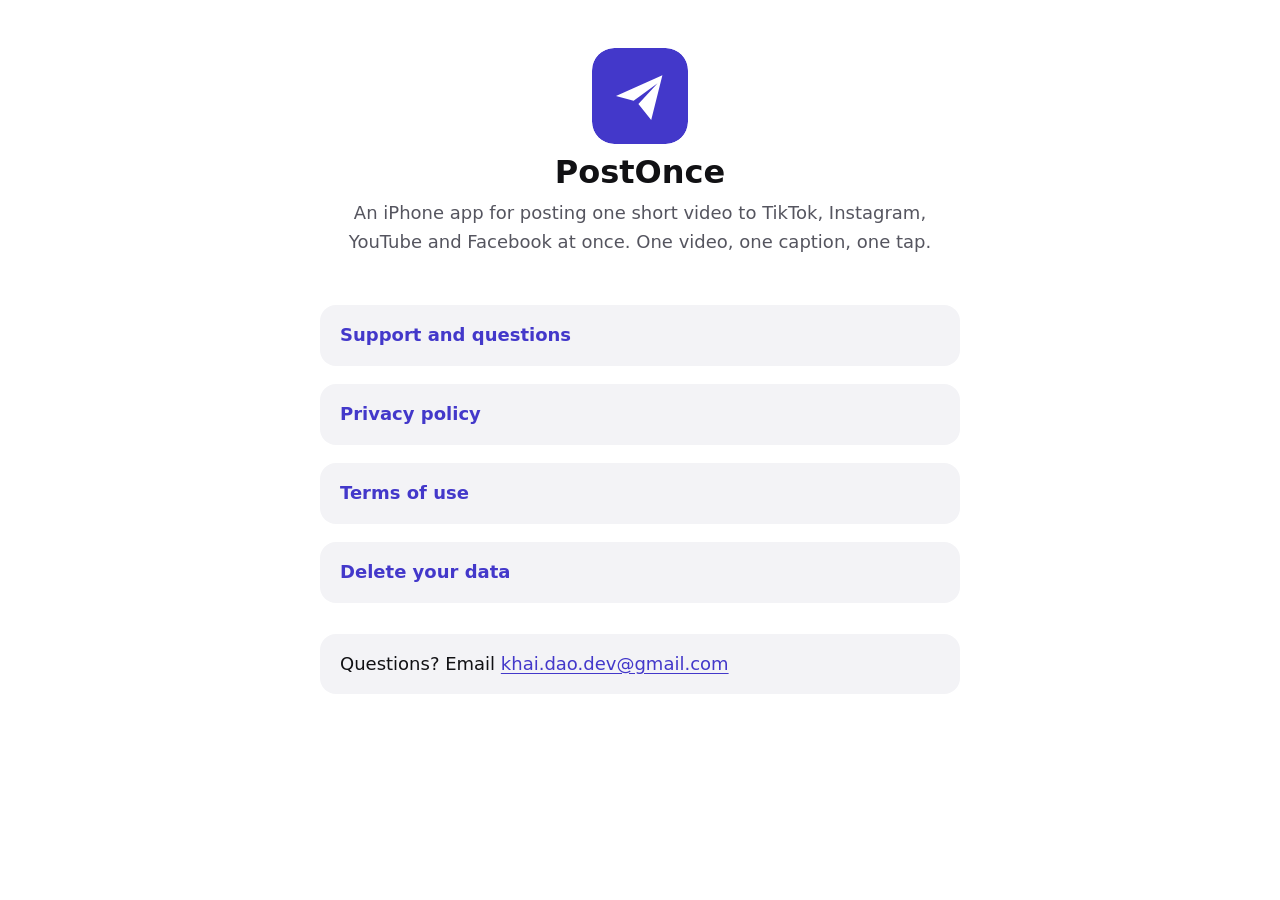
<file: index.html>
<!doctype html>
<html lang="en-GB">
<head>
  <meta charset="utf-8">
  <meta name="viewport" content="width=device-width, initial-scale=1">
  <meta name="color-scheme" content="light dark">
  <title>PostOnce</title>
  <meta name="description" content="PostOnce posts one short video to TikTok, Instagram, YouTube and Facebook at once.">
  <link rel="icon" href="icon.svg" type="image/svg+xml">
  <link rel="stylesheet" href="style.css">
</head>
<body>
  <main class="page">
    <div class="hero">
      <img src="icon.svg" alt="">
      <h1>PostOnce</h1>
      <p class="lead">An iPhone app for posting one short video to TikTok, Instagram, YouTube and Facebook at once. One video, one caption, one tap.</p>
    </div>
    <ul class="links">
      <li><a href="support/">Support and questions</a></li>
      <li><a href="privacy/">Privacy policy</a></li>
      <li><a href="terms/">Terms of use</a></li>
      <li><a href="delete-data/">Delete your data</a></li>
    </ul>
    <div class="contact">
      <p>Questions? Email <a href="mailto:khai.dao.dev@gmail.com">khai.dao.dev@gmail.com</a></p>
    </div>
  </main>
</body>
</html>
</file>
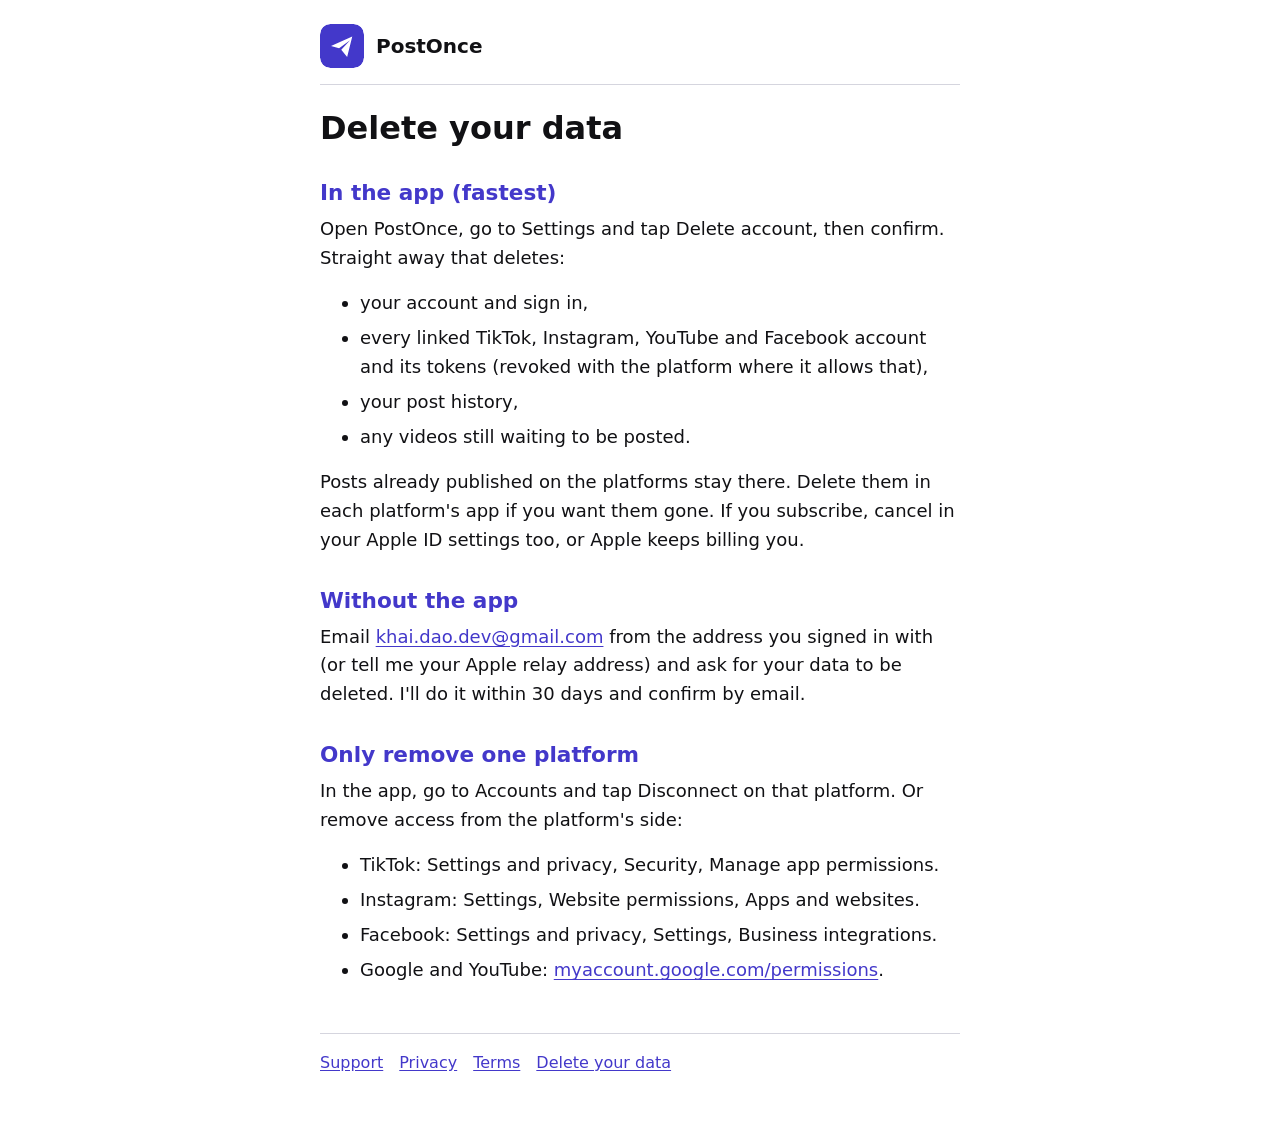
<file: delete-data/index.html>
<!doctype html>
<html lang="en-GB">
<head>
  <meta charset="utf-8">
  <meta name="viewport" content="width=device-width, initial-scale=1">
  <meta name="color-scheme" content="light dark">
  <title>Delete your data: PostOnce</title>
  <meta name="description" content="How to delete your PostOnce account and data.">
  <link rel="icon" href="../icon.svg" type="image/svg+xml">
  <link rel="stylesheet" href="../style.css">
</head>
<body>
  <main class="page">
    <header class="top">
      <img src="../icon.svg" alt="">
      <a href="../">PostOnce</a>
    </header>

    <h1>Delete your data</h1>

    <h2>In the app (fastest)</h2>
    <p>Open PostOnce, go to Settings and tap Delete account, then confirm. Straight away that deletes:</p>
    <ul>
      <li>your account and sign in,</li>
      <li>every linked TikTok, Instagram, YouTube and Facebook account and its tokens (revoked with the platform where it allows that),</li>
      <li>your post history,</li>
      <li>any videos still waiting to be posted.</li>
    </ul>
    <p>Posts already published on the platforms stay there. Delete them in each platform's app if you want them gone. If you subscribe, cancel in your Apple ID settings too, or Apple keeps billing you.</p>

    <h2>Without the app</h2>
    <p>Email <a href="mailto:khai.dao.dev@gmail.com">khai.dao.dev@gmail.com</a> from the address you signed in with (or tell me your Apple relay address) and ask for your data to be deleted. I'll do it within 30 days and confirm by email.</p>

    <h2>Only remove one platform</h2>
    <p>In the app, go to Accounts and tap Disconnect on that platform. Or remove access from the platform's side:</p>
    <ul>
      <li>TikTok: Settings and privacy, Security, Manage app permissions.</li>
      <li>Instagram: Settings, Website permissions, Apps and websites.</li>
      <li>Facebook: Settings and privacy, Settings, Business integrations.</li>
      <li>Google and YouTube: <a href="https://myaccount.google.com/permissions">myaccount.google.com/permissions</a>.</li>
    </ul>

    <footer>
      <a href="../support/">Support</a><a href="../privacy/">Privacy</a><a href="../terms/">Terms</a><a href="../delete-data/">Delete your data</a>
    </footer>
  </main>
</body>
</html>
</file>
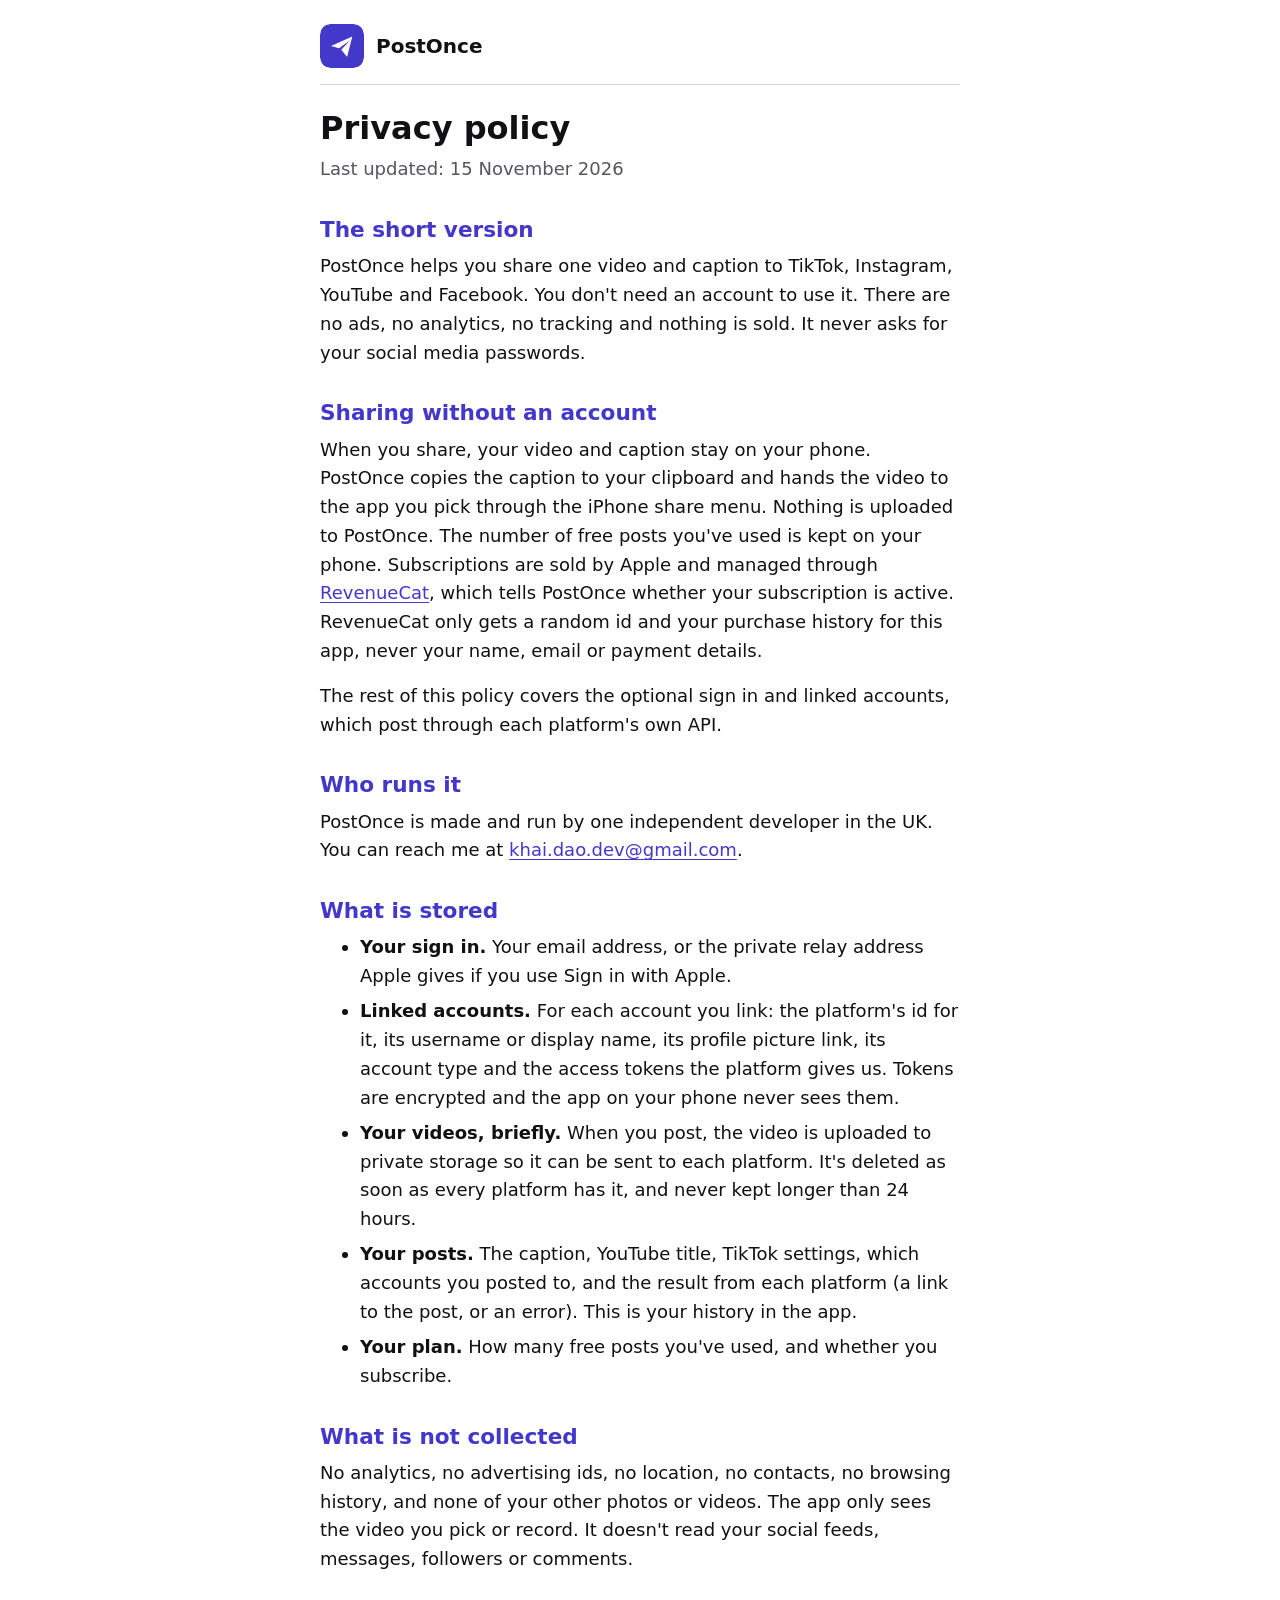
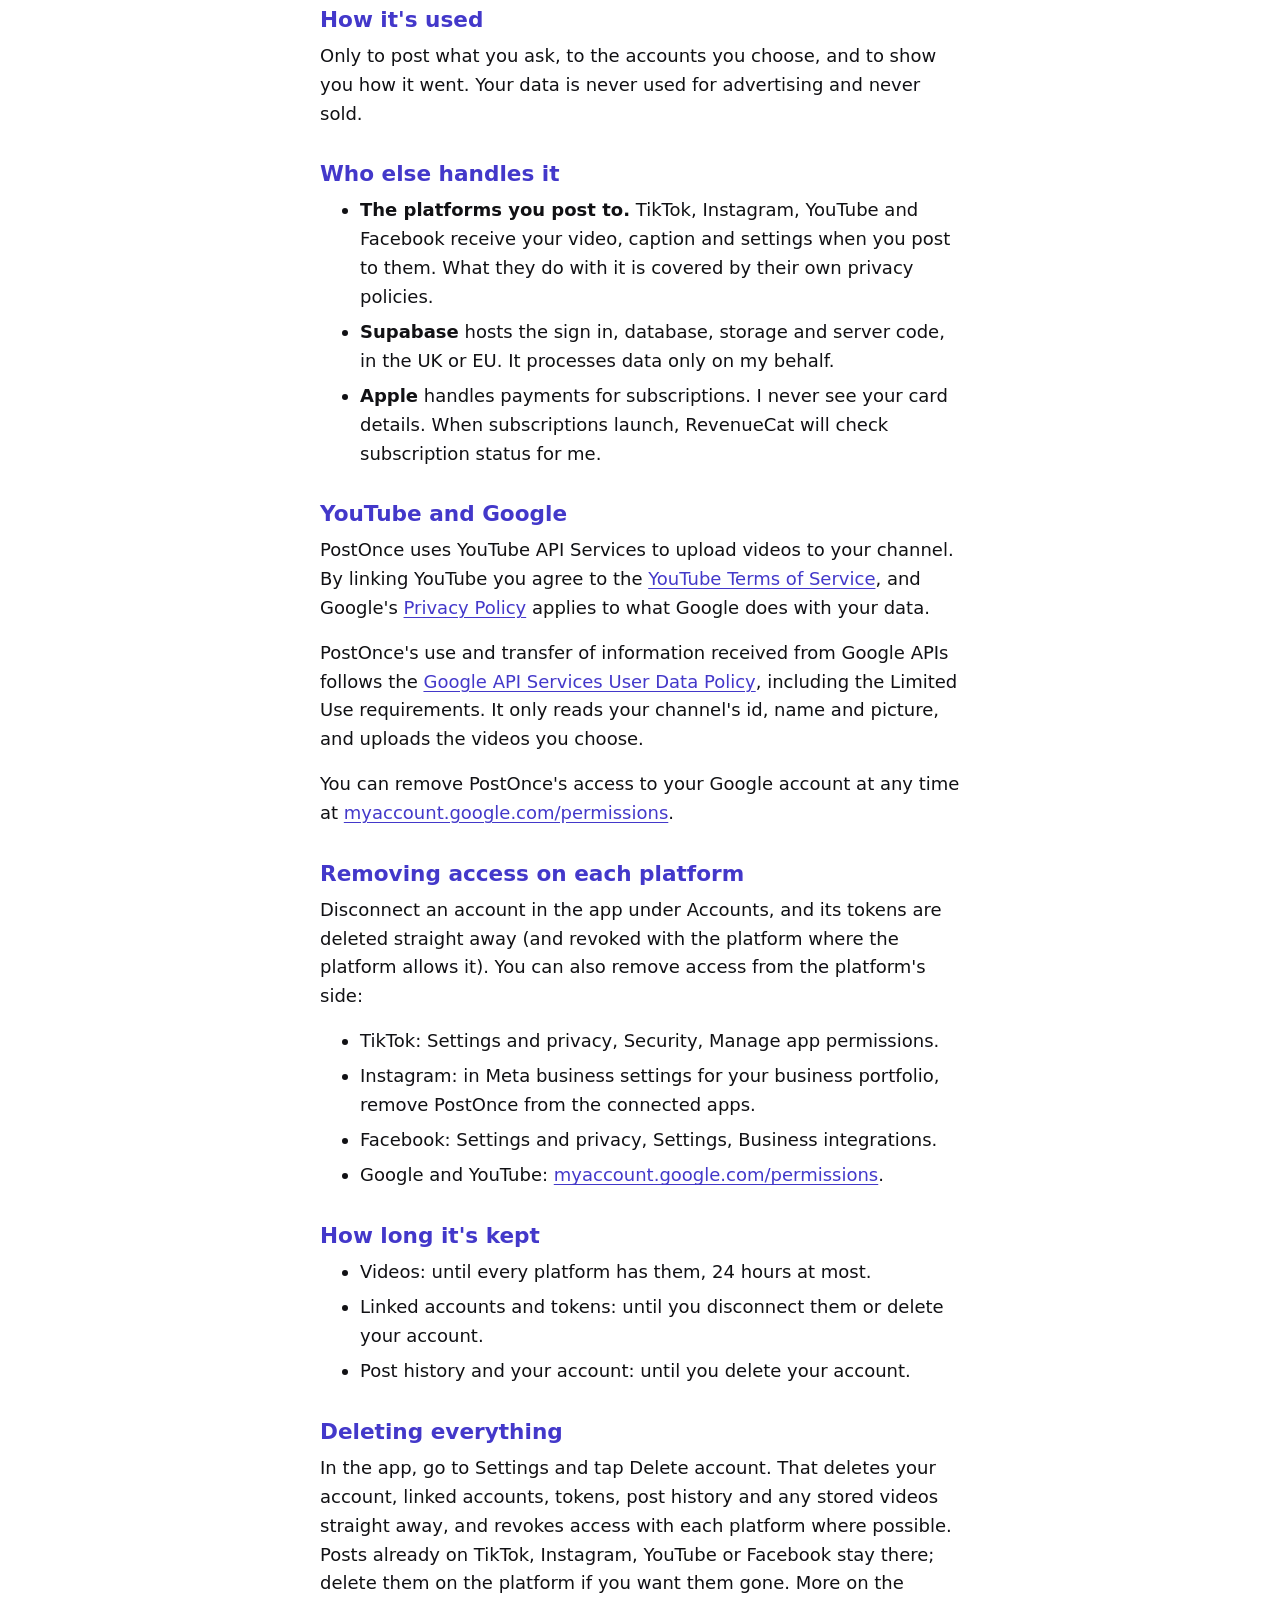
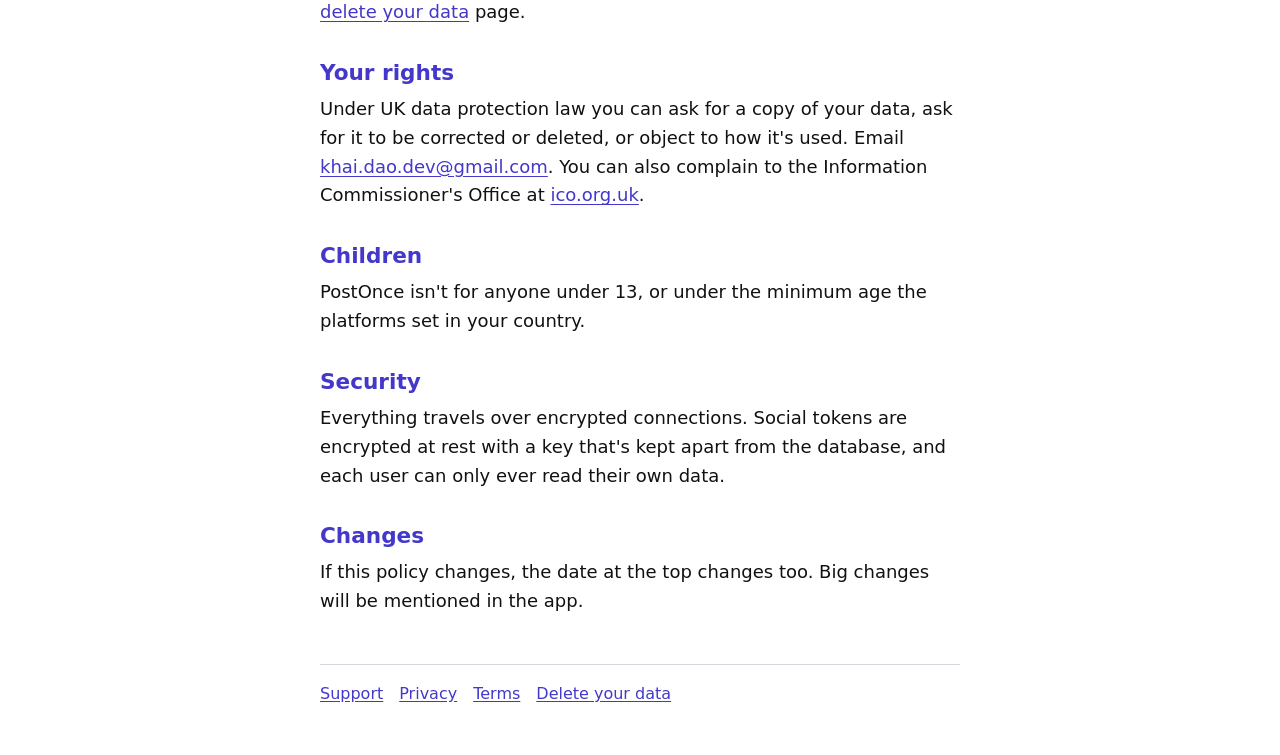
<file: privacy/index.html>
<!doctype html>
<html lang="en-GB">
<head>
  <meta charset="utf-8">
  <meta name="viewport" content="width=device-width, initial-scale=1">
  <meta name="color-scheme" content="light dark">
  <title>Privacy policy: PostOnce</title>
  <meta name="description" content="What PostOnce stores, why, and how to delete it.">
  <link rel="icon" href="../icon.svg" type="image/svg+xml">
  <link rel="stylesheet" href="../style.css">
</head>
<body>
  <main class="page">
    <header class="top">
      <img src="../icon.svg" alt="">
      <a href="../">PostOnce</a>
    </header>

    <h1>Privacy policy</h1>
    <p class="updated">Last updated: 15 November 2026</p>

    <h2>The short version</h2>
    <p>PostOnce helps you share one video and caption to TikTok, Instagram, YouTube and Facebook. You don't need an account to use it. There are no ads, no analytics, no tracking and nothing is sold. It never asks for your social media passwords.</p>

    <h2>Sharing without an account</h2>
    <p>When you share, your video and caption stay on your phone. PostOnce copies the caption to your clipboard and hands the video to the app you pick through the iPhone share menu. Nothing is uploaded to PostOnce. The number of free posts you've used is kept on your phone. Subscriptions are sold by Apple and managed through <a href="https://www.revenuecat.com/privacy">RevenueCat</a>, which tells PostOnce whether your subscription is active. RevenueCat only gets a random id and your purchase history for this app, never your name, email or payment details.</p>
    <p>The rest of this policy covers the optional sign in and linked accounts, which post through each platform's own API.</p>

    <h2>Who runs it</h2>
    <p>PostOnce is made and run by one independent developer in the UK. You can reach me at <a href="mailto:khai.dao.dev@gmail.com">khai.dao.dev@gmail.com</a>.</p>

    <h2>What is stored</h2>
    <ul>
      <li><strong>Your sign in.</strong> Your email address, or the private relay address Apple gives if you use Sign in with Apple.</li>
      <li><strong>Linked accounts.</strong> For each account you link: the platform's id for it, its username or display name, its profile picture link, its account type and the access tokens the platform gives us. Tokens are encrypted and the app on your phone never sees them.</li>
      <li><strong>Your videos, briefly.</strong> When you post, the video is uploaded to private storage so it can be sent to each platform. It's deleted as soon as every platform has it, and never kept longer than 24 hours.</li>
      <li><strong>Your posts.</strong> The caption, YouTube title, TikTok settings, which accounts you posted to, and the result from each platform (a link to the post, or an error). This is your history in the app.</li>
      <li><strong>Your plan.</strong> How many free posts you've used, and whether you subscribe.</li>
    </ul>

    <h2>What is not collected</h2>
    <p>No analytics, no advertising ids, no location, no contacts, no browsing history, and none of your other photos or videos. The app only sees the video you pick or record. It doesn't read your social feeds, messages, followers or comments.</p>

    <h2>How it's used</h2>
    <p>Only to post what you ask, to the accounts you choose, and to show you how it went. Your data is never used for advertising and never sold.</p>

    <h2>Who else handles it</h2>
    <ul>
      <li><strong>The platforms you post to.</strong> TikTok, Instagram, YouTube and Facebook receive your video, caption and settings when you post to them. What they do with it is covered by their own privacy policies.</li>
      <li><strong>Supabase</strong> hosts the sign in, database, storage and server code, in the UK or EU. It processes data only on my behalf.</li>
      <li><strong>Apple</strong> handles payments for subscriptions. I never see your card details. When subscriptions launch, RevenueCat will check subscription status for me.</li>
    </ul>

    <h2>YouTube and Google</h2>
    <p>PostOnce uses YouTube API Services to upload videos to your channel. By linking YouTube you agree to the <a href="https://www.youtube.com/t/terms">YouTube Terms of Service</a>, and Google's <a href="https://policies.google.com/privacy">Privacy Policy</a> applies to what Google does with your data.</p>
    <p>PostOnce's use and transfer of information received from Google APIs follows the <a href="https://developers.google.com/terms/api-services-user-data-policy">Google API Services User Data Policy</a>, including the Limited Use requirements. It only reads your channel's id, name and picture, and uploads the videos you choose.</p>
    <p>You can remove PostOnce's access to your Google account at any time at <a href="https://myaccount.google.com/permissions">myaccount.google.com/permissions</a>.</p>

    <h2>Removing access on each platform</h2>
    <p>Disconnect an account in the app under Accounts, and its tokens are deleted straight away (and revoked with the platform where the platform allows it). You can also remove access from the platform's side:</p>
    <ul>
      <li>TikTok: Settings and privacy, Security, Manage app permissions.</li>
      <li>Instagram: in Meta business settings for your business portfolio, remove PostOnce from the connected apps.</li>
      <li>Facebook: Settings and privacy, Settings, Business integrations.</li>
      <li>Google and YouTube: <a href="https://myaccount.google.com/permissions">myaccount.google.com/permissions</a>.</li>
    </ul>

    <h2>How long it's kept</h2>
    <ul>
      <li>Videos: until every platform has them, 24 hours at most.</li>
      <li>Linked accounts and tokens: until you disconnect them or delete your account.</li>
      <li>Post history and your account: until you delete your account.</li>
    </ul>

    <h2>Deleting everything</h2>
    <p>In the app, go to Settings and tap Delete account. That deletes your account, linked accounts, tokens, post history and any stored videos straight away, and revokes access with each platform where possible. Posts already on TikTok, Instagram, YouTube or Facebook stay there; delete them on the platform if you want them gone. More on the <a href="../delete-data/">delete your data</a> page.</p>

    <h2>Your rights</h2>
    <p>Under UK data protection law you can ask for a copy of your data, ask for it to be corrected or deleted, or object to how it's used. Email <a href="mailto:khai.dao.dev@gmail.com">khai.dao.dev@gmail.com</a>. You can also complain to the Information Commissioner's Office at <a href="https://ico.org.uk">ico.org.uk</a>.</p>

    <h2>Children</h2>
    <p>PostOnce isn't for anyone under 13, or under the minimum age the platforms set in your country.</p>

    <h2>Security</h2>
    <p>Everything travels over encrypted connections. Social tokens are encrypted at rest with a key that's kept apart from the database, and each user can only ever read their own data.</p>

    <h2>Changes</h2>
    <p>If this policy changes, the date at the top changes too. Big changes will be mentioned in the app.</p>

    <footer>
      <a href="../support/">Support</a><a href="../privacy/">Privacy</a><a href="../terms/">Terms</a><a href="../delete-data/">Delete your data</a>
    </footer>
  </main>
</body>
</html>
</file>
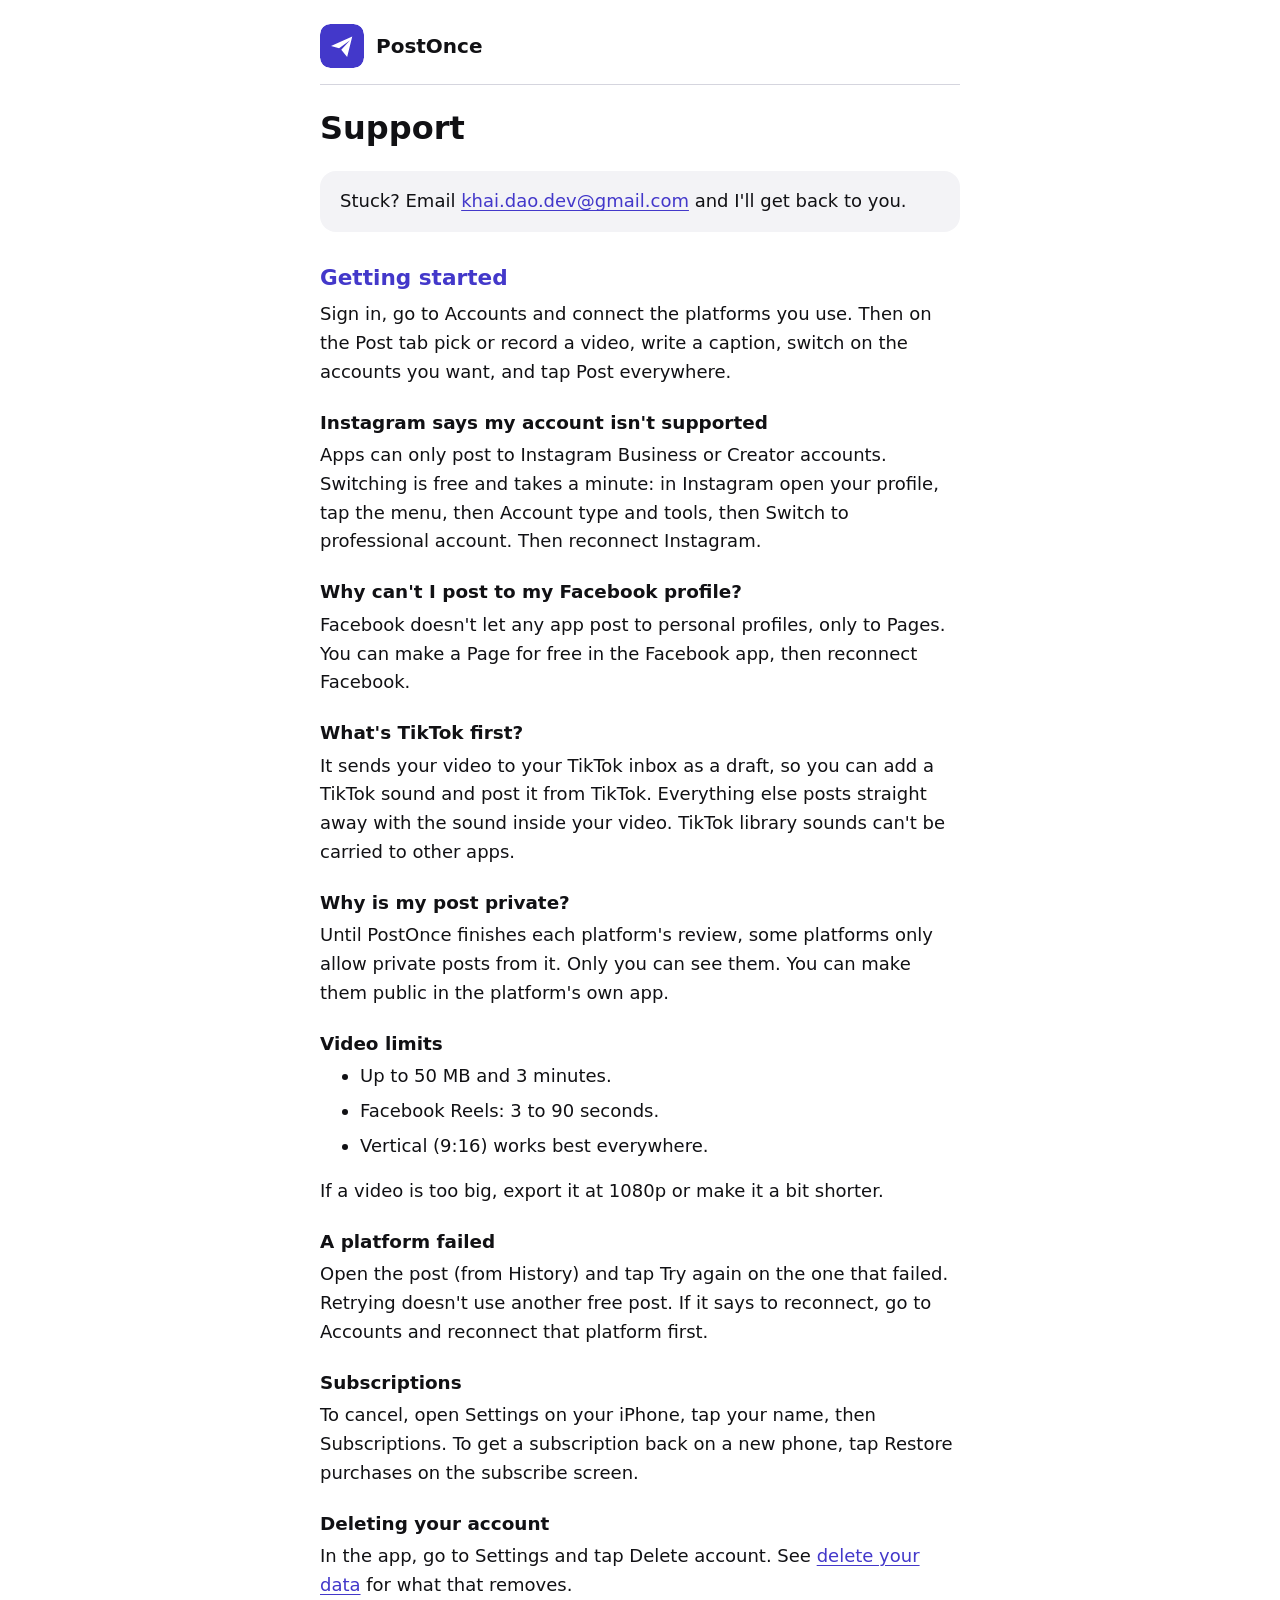
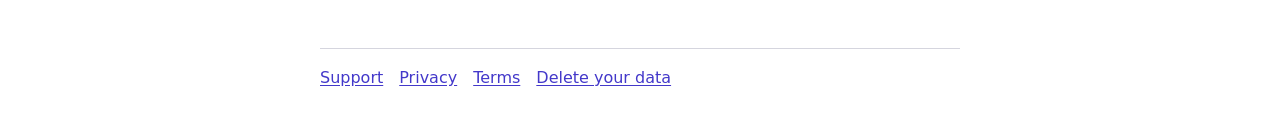
<file: support/index.html>
<!doctype html>
<html lang="en-GB">
<head>
  <meta charset="utf-8">
  <meta name="viewport" content="width=device-width, initial-scale=1">
  <meta name="color-scheme" content="light dark">
  <title>Support: PostOnce</title>
  <meta name="description" content="Help with PostOnce.">
  <link rel="icon" href="../icon.svg" type="image/svg+xml">
  <link rel="stylesheet" href="../style.css">
</head>
<body>
  <main class="page">
    <header class="top">
      <img src="../icon.svg" alt="">
      <a href="../">PostOnce</a>
    </header>

    <h1>Support</h1>
    <div class="contact">
      <p>Stuck? Email <a href="mailto:khai.dao.dev@gmail.com">khai.dao.dev@gmail.com</a> and I'll get back to you.</p>
    </div>

    <h2>Getting started</h2>
    <p>Sign in, go to Accounts and connect the platforms you use. Then on the Post tab pick or record a video, write a caption, switch on the accounts you want, and tap Post everywhere.</p>

    <h3>Instagram says my account isn't supported</h3>
    <p>Apps can only post to Instagram Business or Creator accounts. Switching is free and takes a minute: in Instagram open your profile, tap the menu, then Account type and tools, then Switch to professional account. Then reconnect Instagram.</p>

    <h3>Why can't I post to my Facebook profile?</h3>
    <p>Facebook doesn't let any app post to personal profiles, only to Pages. You can make a Page for free in the Facebook app, then reconnect Facebook.</p>

    <h3>What's TikTok first?</h3>
    <p>It sends your video to your TikTok inbox as a draft, so you can add a TikTok sound and post it from TikTok. Everything else posts straight away with the sound inside your video. TikTok library sounds can't be carried to other apps.</p>

    <h3>Why is my post private?</h3>
    <p>Until PostOnce finishes each platform's review, some platforms only allow private posts from it. Only you can see them. You can make them public in the platform's own app.</p>

    <h3>Video limits</h3>
    <ul>
      <li>Up to 50 MB and 3 minutes.</li>
      <li>Facebook Reels: 3 to 90 seconds.</li>
      <li>Vertical (9:16) works best everywhere.</li>
    </ul>
    <p>If a video is too big, export it at 1080p or make it a bit shorter.</p>

    <h3>A platform failed</h3>
    <p>Open the post (from History) and tap Try again on the one that failed. Retrying doesn't use another free post. If it says to reconnect, go to Accounts and reconnect that platform first.</p>

    <h3>Subscriptions</h3>
    <p>To cancel, open Settings on your iPhone, tap your name, then Subscriptions. To get a subscription back on a new phone, tap Restore purchases on the subscribe screen.</p>

    <h3>Deleting your account</h3>
    <p>In the app, go to Settings and tap Delete account. See <a href="../delete-data/">delete your data</a> for what that removes.</p>

    <footer>
      <a href="../support/">Support</a><a href="../privacy/">Privacy</a><a href="../terms/">Terms</a><a href="../delete-data/">Delete your data</a>
    </footer>
  </main>
</body>
</html>
</file>
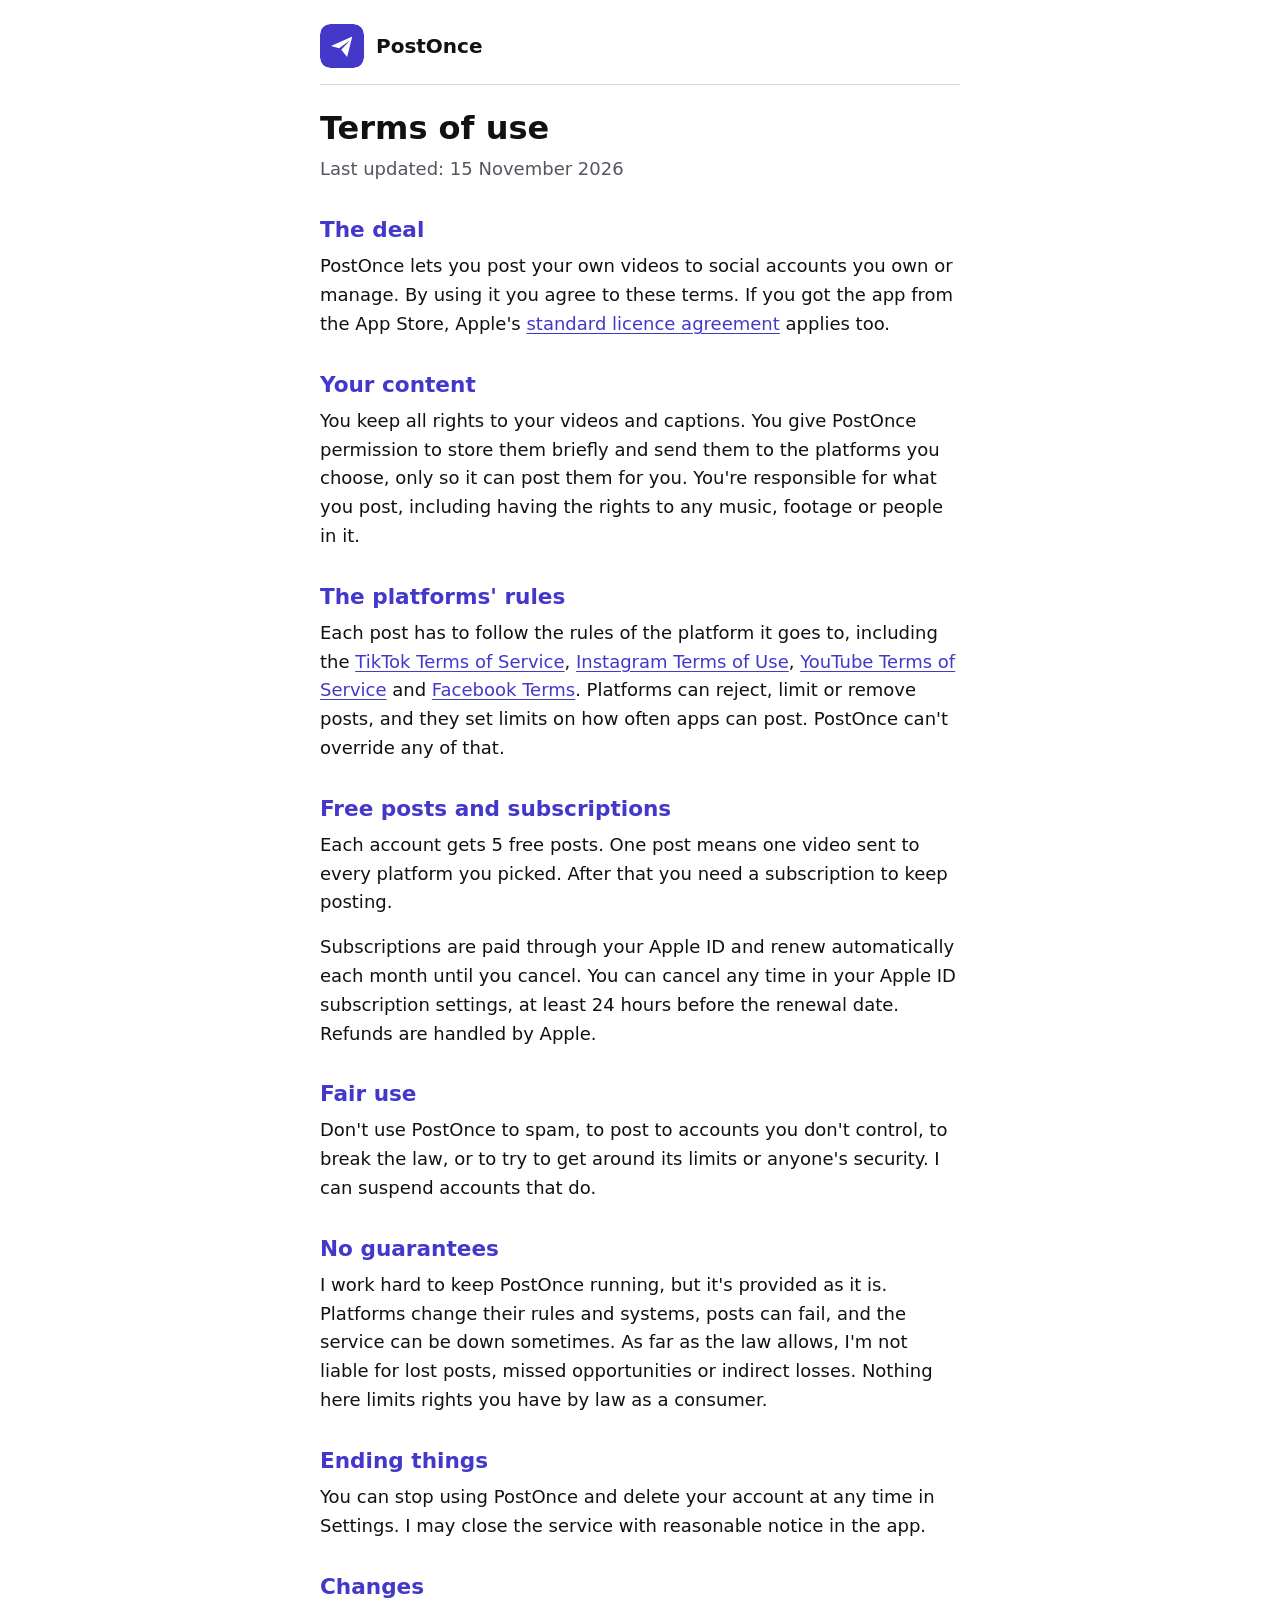
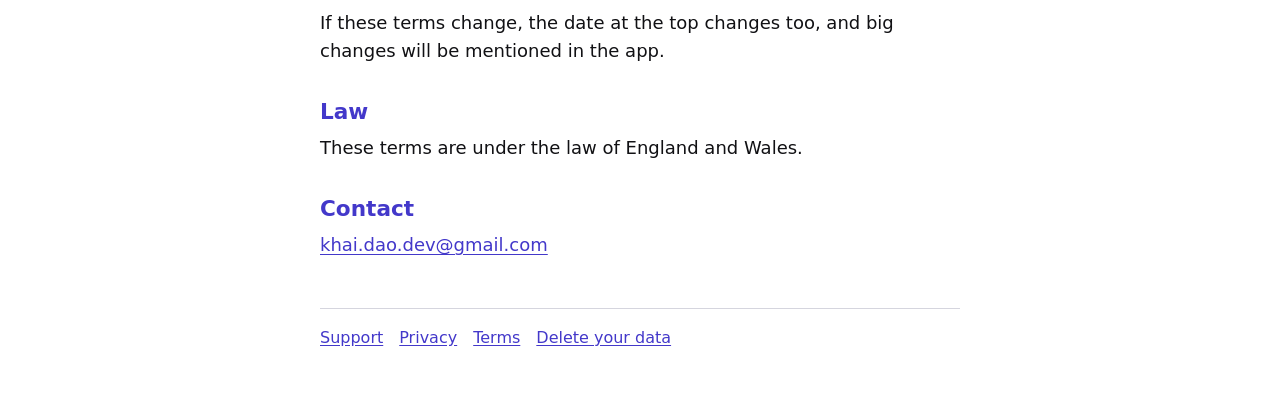
<file: terms/index.html>
<!doctype html>
<html lang="en-GB">
<head>
  <meta charset="utf-8">
  <meta name="viewport" content="width=device-width, initial-scale=1">
  <meta name="color-scheme" content="light dark">
  <title>Terms of use: PostOnce</title>
  <meta name="description" content="The terms for using PostOnce.">
  <link rel="icon" href="../icon.svg" type="image/svg+xml">
  <link rel="stylesheet" href="../style.css">
</head>
<body>
  <main class="page">
    <header class="top">
      <img src="../icon.svg" alt="">
      <a href="../">PostOnce</a>
    </header>

    <h1>Terms of use</h1>
    <p class="updated">Last updated: 15 November 2026</p>

    <h2>The deal</h2>
    <p>PostOnce lets you post your own videos to social accounts you own or manage. By using it you agree to these terms. If you got the app from the App Store, Apple's <a href="https://www.apple.com/legal/internet-services/itunes/dev/stdeula/">standard licence agreement</a> applies too.</p>

    <h2>Your content</h2>
    <p>You keep all rights to your videos and captions. You give PostOnce permission to store them briefly and send them to the platforms you choose, only so it can post them for you. You're responsible for what you post, including having the rights to any music, footage or people in it.</p>

    <h2>The platforms' rules</h2>
    <p>Each post has to follow the rules of the platform it goes to, including the <a href="https://www.tiktok.com/legal/page/global/terms-of-service/en">TikTok Terms of Service</a>, <a href="https://help.instagram.com/581066165581870">Instagram Terms of Use</a>, <a href="https://www.youtube.com/t/terms">YouTube Terms of Service</a> and <a href="https://www.facebook.com/terms">Facebook Terms</a>. Platforms can reject, limit or remove posts, and they set limits on how often apps can post. PostOnce can't override any of that.</p>

    <h2>Free posts and subscriptions</h2>
    <p>Each account gets 5 free posts. One post means one video sent to every platform you picked. After that you need a subscription to keep posting.</p>
    <p>Subscriptions are paid through your Apple ID and renew automatically each month until you cancel. You can cancel any time in your Apple ID subscription settings, at least 24 hours before the renewal date. Refunds are handled by Apple.</p>

    <h2>Fair use</h2>
    <p>Don't use PostOnce to spam, to post to accounts you don't control, to break the law, or to try to get around its limits or anyone's security. I can suspend accounts that do.</p>

    <h2>No guarantees</h2>
    <p>I work hard to keep PostOnce running, but it's provided as it is. Platforms change their rules and systems, posts can fail, and the service can be down sometimes. As far as the law allows, I'm not liable for lost posts, missed opportunities or indirect losses. Nothing here limits rights you have by law as a consumer.</p>

    <h2>Ending things</h2>
    <p>You can stop using PostOnce and delete your account at any time in Settings. I may close the service with reasonable notice in the app.</p>

    <h2>Changes</h2>
    <p>If these terms change, the date at the top changes too, and big changes will be mentioned in the app.</p>

    <h2>Law</h2>
    <p>These terms are under the law of England and Wales.</p>

    <h2>Contact</h2>
    <p><a href="mailto:khai.dao.dev@gmail.com">khai.dao.dev@gmail.com</a></p>

    <footer>
      <a href="../support/">Support</a><a href="../privacy/">Privacy</a><a href="../terms/">Terms</a><a href="../delete-data/">Delete your data</a>
    </footer>
  </main>
</body>
</html>
</file>
<file: style.css>
/* Plain CSS, no external files, no scripts. Follows the device's light or dark mode. */
:root {
  color-scheme: light dark;
  --bg: #ffffff;
  --surface: #f3f3f6;
  --text: #111114;
  --muted: #55555f;
  --accent: #4338ca;
  --border: #d5d5de;
}

@media (prefers-color-scheme: dark) {
  :root {
    --bg: #0b0b0f;
    --surface: #18181f;
    --text: #f4f4f6;
    --muted: #a9a9b4;
    --accent: #a5b4fc;
    --border: #2e2e38;
  }
}

* {
  box-sizing: border-box;
}

html {
  -webkit-text-size-adjust: 100%;
  text-size-adjust: 100%;
}

body {
  margin: 0;
  background: var(--bg);
  color: var(--text);
  font-family: -apple-system, BlinkMacSystemFont, system-ui, "Segoe UI", Roboto, Helvetica, Arial, sans-serif;
  font-size: 1.125rem;
  line-height: 1.6;
}

.page {
  max-width: 42rem;
  margin: 0 auto;
  padding: 1.5rem 1rem 3rem;
}

header.top {
  display: flex;
  align-items: center;
  gap: 0.75rem;
  padding-bottom: 1rem;
  border-bottom: 1px solid var(--border);
  margin-bottom: 1.5rem;
}

header.top img {
  width: 2.75rem;
  height: 2.75rem;
  border-radius: 0.65rem;
}

header.top a {
  color: var(--text);
  font-weight: 700;
  font-size: 1.25rem;
  text-decoration: none;
}

h1 {
  font-size: 2rem;
  line-height: 1.2;
  margin: 0 0 0.5rem;
}

h2 {
  font-size: 1.35rem;
  line-height: 1.3;
  margin: 2rem 0 0.5rem;
  color: var(--accent);
}

h3 {
  font-size: 1.15rem;
  line-height: 1.35;
  margin: 1.5rem 0 0.35rem;
}

p,
ul {
  margin: 0 0 1rem;
}

li {
  margin-bottom: 0.4rem;
}

a {
  color: var(--accent);
  text-underline-offset: 0.15em;
  overflow-wrap: anywhere;
}

.updated,
.lead {
  color: var(--muted);
}

.contact {
  background: var(--surface);
  border-radius: 1rem;
  padding: 1rem 1.25rem;
  margin: 1.5rem 0;
}

.contact p {
  margin: 0;
}

.links {
  list-style: none;
  padding: 0;
  margin: 1.5rem 0;
  display: grid;
  gap: 0.75rem;
}

.links a {
  display: block;
  background: var(--surface);
  border-radius: 1rem;
  padding: 1rem 1.25rem;
  font-weight: 600;
  text-decoration: none;
}

.hero {
  text-align: center;
  padding: 1.5rem 0 0.5rem;
}

.hero img {
  width: 6rem;
  height: 6rem;
  border-radius: 1.4rem;
}

footer {
  margin-top: 3rem;
  padding-top: 1rem;
  border-top: 1px solid var(--border);
  color: var(--muted);
  font-size: 1rem;
}

footer a {
  margin-right: 1rem;
}
</file>
